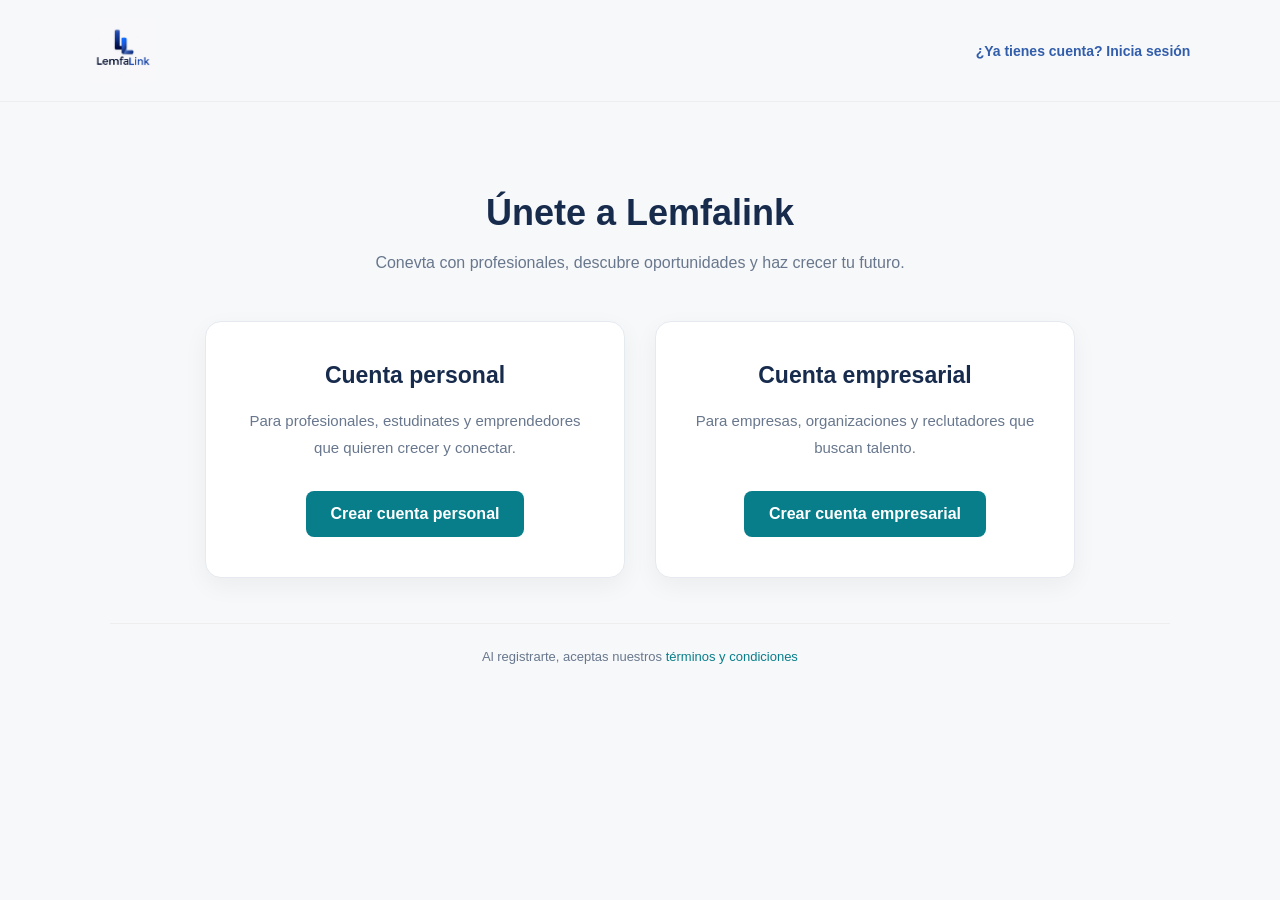
<file: registro.html>
<!DOCTYPE html>
<html lang="es">
<head>
    <meta charset="UTF-8">
    <meta name="viewport" content="width=device-width, initial-scale=1.0">
    <title>Únete a Lemfalink</title>
    <link rel="stylesheet" href="css/style.css">
</head>
<body>
    <header class="register-header">
        <a href="index.html" aria-label="volver a la página de inicio de Lemfalink">
            <img src="images/logo.png" alt="Lemfalink" class="logo">
        </a>

        <nav aria-label="Acceso a la cuenta">
            <a href="login.html" class="login-link">
                ¿Ya tienes cuenta? Inicia sesión
            </a>
        </nav>
    </header>

    <main class="register-container">
        <section aria-labelledby="register-title" aria-describedby="register-description">
            <h1 id="register-title">Únete a Lemfalink</h1>

            <p id="register-description" class="register-description">Conevta con profesionales, descubre oportunidades y haz crecer tu futuro.</p>

            <div class="account-options" role="list" aria-label="Tipod de cuentas disponibles">
                <article class="account-card" role="listitem" aria-labelledby="personal-title">
                    <h2 id="personal-title">Cuenta personal</h2>

                    <p id="personal-description">Para profesionales, estudinates y emprendedores que quieren crecer y conectar.</p>

                    <a href="registro-personal.html" class="button" aria-describedby="personal-description">Crear cuenta personal</a>
                </article>

                <article class="account-card" role="listitem" aria-labelledby="business-title">
                    <h2 id="business-title">Cuenta empresarial</h2>
                    <p id="business-description">Para empresas, organizaciones y reclutadores que buscan talento.</p>

                    <a href="registro-empresa.html" class="button" aria-describedby="busines-description">Crear cuenta empresarial</a>
                </article>
            </div>

            <p class="register-footer">Al registrarte, aceptas nuestros <a href="terminos.html">términos y condiciones</a>
            </p>
        </section>
    </main>
    
</body>
</html>
</file>
<file: css/style.css>
/*CONFIGURACION GENERAL*/

* {
    margin: 0;
    padding: 0;
    box-sizing: border-box;
}

body {
    font-family: Arial, sans-serif;
    background-color:#F7F8F9;
    color:#17233D;
}

/* BARRA DE NAVEGACION */

header {
    BACKGROUND-COLOR: #F7F8F9;
    width: 100%;
    border-bottom: 1px solid #C5D2E5;
}

.navbar {
    max-width: 1200px;
    margin: auto;
    padding: 22px 30px;
    display: flex;
    align-items: center;
    justify-content: space-between;
}

.logo img{
    display: block;
    width: 130px;
    height: auto;
    background: transparent;
    object-fit: contain;

}

.nav-links {
    display: flex;
    gap: 30px;
    list-style: none;

}

.nav-links a {
    text-decoration: none;
    color: #526078;
    font-size: 15px;
}

.nav-actions {
    display: flex;
    align-items: center;
    gap: 18px;
}

.language-btn {
    background-color: white;
    border: none;
    color: #172B4D;
    cursor: pointer;
    font-weight: bold;
}

.login-btn {
    text-decoration: none;
    color: #172B4D;

}

.join-btn {
    background-color: #315DAB;
    color: white;
    padding: 12px 20px;
    border-radius: 7px;
    text-decoration: none;
}

/*SECCION PRINCIPAL*/

.hero {
    max-width: 1200px;
    margin: auto;
    padding: 110px 30px;
    display: flex;
    align-items: center;
    justify-content: space-between;
    min-height: 550px;
}

.hero-content {
    max-width: 600px;
}

.badge {
    color: #2453a5;
    background-color: #F0F4FA;
    padding: 9px 15px;
    border-radius: 20px;
    font-size: 13px;
}

.hero h1 {
    font-size: 52px;
    line-height: 1.2;
    margin-top: 25px;
    margin-bottom: 20px;
    color: #172B4D;
}

.hero p {
    color: #68758A;
    font-size: 18px;
    line-height: 1.7;
    margin-bottom: 30px;
}

.hero-buttons {
    display: flex;
    align-items: center;
    gap: 24px;
    margin-top: 25px;
}

.primary-btn {
    display: inline-flex;
    align-items: center;
    justify-content: center;
    background-color: #315DAB;
    color: white;
    padding: 12px 20px;
    min-height: 44px;
    box-sizing: border-box;
    border-radius: 7px;
    text-decoration: none;
}

.secondary-btn {
    display: inline-flex;
    align-items: center;
    justify-content: center;
    padding: 12px 20px;
    min-height: 44px;
    box-sizing: border-box;
    border: 1px solid #DCE2EA;
    color: #315DAB;
    padding: 15px 23px;
    border-radius: 7px;
    text-decoration: none;
}

/* PIE DE PAGINA */

footer {
    text-align: center;
    padding: 25px;
    color: #8490A2;
    border-top: 1px solid #EEEEEE;
    font-size: 14px;
}

/* LINEA DIVISORA DEL HEADER */

.navbar {
    border-bottom: 1px solid #C5D2E5;
    width: 100%;
}


/* REGISTRO DE LEMFALINK */

.register-header {
    display: flex;
    justify-content: space-between;
    align-items: center;
    padding: 18px 7%;
    background-color: #F7F8F9;
    border-bottom: 1px solid #EEEEEE;
}

.register-header .logo {
    width: 65px;
    height: auto;
    object-fit: contain;
    display: block;
}

.login-link {
    color: #315DAB;
    text-decoration: none;
    font-weight: 600;
    font-size: 14px;
}

.login-link:hover {
    text-decoration: underline;
}

/* CONTENEDOR PRINCIPAL */

.register-container {
    max-width: 1100px;
    margin: 70px auto;
    padding: 20px;
    text-align: center;
}

.register-title h1 {
    font-size: 36px;
    color: #172B4D;
    margin-bottom: 15px;
}

.register-description {
    color: #68778D;
    font-size: 16px;
    line-height: 1.7;
    max-width: 650px;
    margin: 0 auto;
}

/* OPCIONES DE REGISTRO */

.register-option {
    display: flex;
    justify-content: center;
    gap: 30px;
    margin-top: 55px;
    flex-wrap: wrap;
}

/* TARJETAS */

.register-card {
    background: #FFFFFF;
    width: 420PX;
    padding: 40px 30px;
    border-radius: 14px;
    border: 1px solid #E5EAF0;

    box-shadow: 0 8PX 25PX rgba(0, 0, 0, 0.04);

    transition: 0.3s ease;
}

.register-card:hover {
    transform: translateY(-6px);

    box-shadow: 0 15px 35px rgba(0, 0, 0, 0.08);
}

.card-icon {
    font-size: 38px;
    margin-bottom: 20px;
}

.register-card h2 {
    color: #172B4D;
    font-size: 23px;
    margin-bottom: 30px;
}

/* BOTONES */

.register-button {
    display: inline-block;

    background-color: #087E8B;
    color: #FFFFFF;

    padding: 14px 25px;

    border-radius: 8px;

    text-decoration: none;

    font-weight: 600;

    transition: 0.3s ease;
}

.register-button:hover {
    background-color: #05636E;
}

/* FOOTER */

.register-footer {
    text-align: center;
    padding: 25px;
    color: #68778D;
    font-size: 13px;
    border-top: 1px solid #EEEEEE;
}

/* RESPONSIVE DESIGN */

@medina (max-width: 768px) {
    .register-container {
        margin: 35px auto;
    }

    .register-title h1 {
        font-size: 28px;
    }

    .register-options {
        gap: 20px;
        margin-top: 35px;
    }

    .register-card {
        width: 100%;
        padding: 30px 20px;
    }

    .register-header {
        padding: 15px 5%;
    }
}


/* =================================
   TARJETAS DE REGISTRO LEMFALINK
================================= */
.register-container {
    max-width: 1100px;
    margin: 70px auto;
    padding: 20px;
    text-align: center;
}
.register-container h1 {
    font-size: 36px;
    color: #172B4D;
    margin-bottom: 15px;
}
.register-description {
    color: #68778D;
    font-size: 16px;
    line-height: 1.7;
    margin-bottom: 45px;
}
/* OPCIONES DE CUENTA */
.account-options {
    display: flex;
    justify-content: center;
    align-items: stretch;
    gap: 30px;
    flex-wrap: wrap;
    margin-top: 40px;
}
/* TARJETAS */
.account-card {
    background: #FFFFFF;
    width: 420px;
    padding: 40px 30px;
    border-radius: 16px;
    border: 1px solid #E5EAF0;
    box-shadow: 0 8px 25px rgba(0,0,0,0.05);
    transition: all 0.3s ease;
}
.account-card:hover {
    transform: translateY(-6px);
    box-shadow: 0 15px 35px rgba(0,0,0,0.09);
}
.account-card h2 {
    color: #172B4D;
    font-size: 23px;
    margin-bottom: 18px;
}
.account-card p {
    color: #68778D;
    font-size: 15px;
    line-height: 1.8;
    margin-bottom: 30px;
}
/* BOTONES */
.account-card .button {
    display: inline-block;
    background: #087E8B;
    color: #FFFFFF;
    padding: 14px 25px;
    border-radius: 8px;
    text-decoration: none;
    font-weight: 600;
    transition: 0.3s ease;
}
.account-card .button:hover {
    background: #05636E;
}
/* TÉRMINOS Y CONDICIONES */
.register-footer {
    margin-top: 45px;
    color: #68778D;
    font-size: 13px;
}
.register-footer a {
    color: #087E8B;
    text-decoration: none;
}
.register-footer a:hover {
    text-decoration: underline;
}
/* MÓVILES */
@media (max-width: 768px) {
    .register-container {
        margin: 35px auto;
    }
    .register-container h1 {
        font-size: 28px;
    }
    .account-options {
        gap: 20px;
    }
    .account-card {
        width: 100%;
        padding: 30px 20px;
    }
}
</file>
